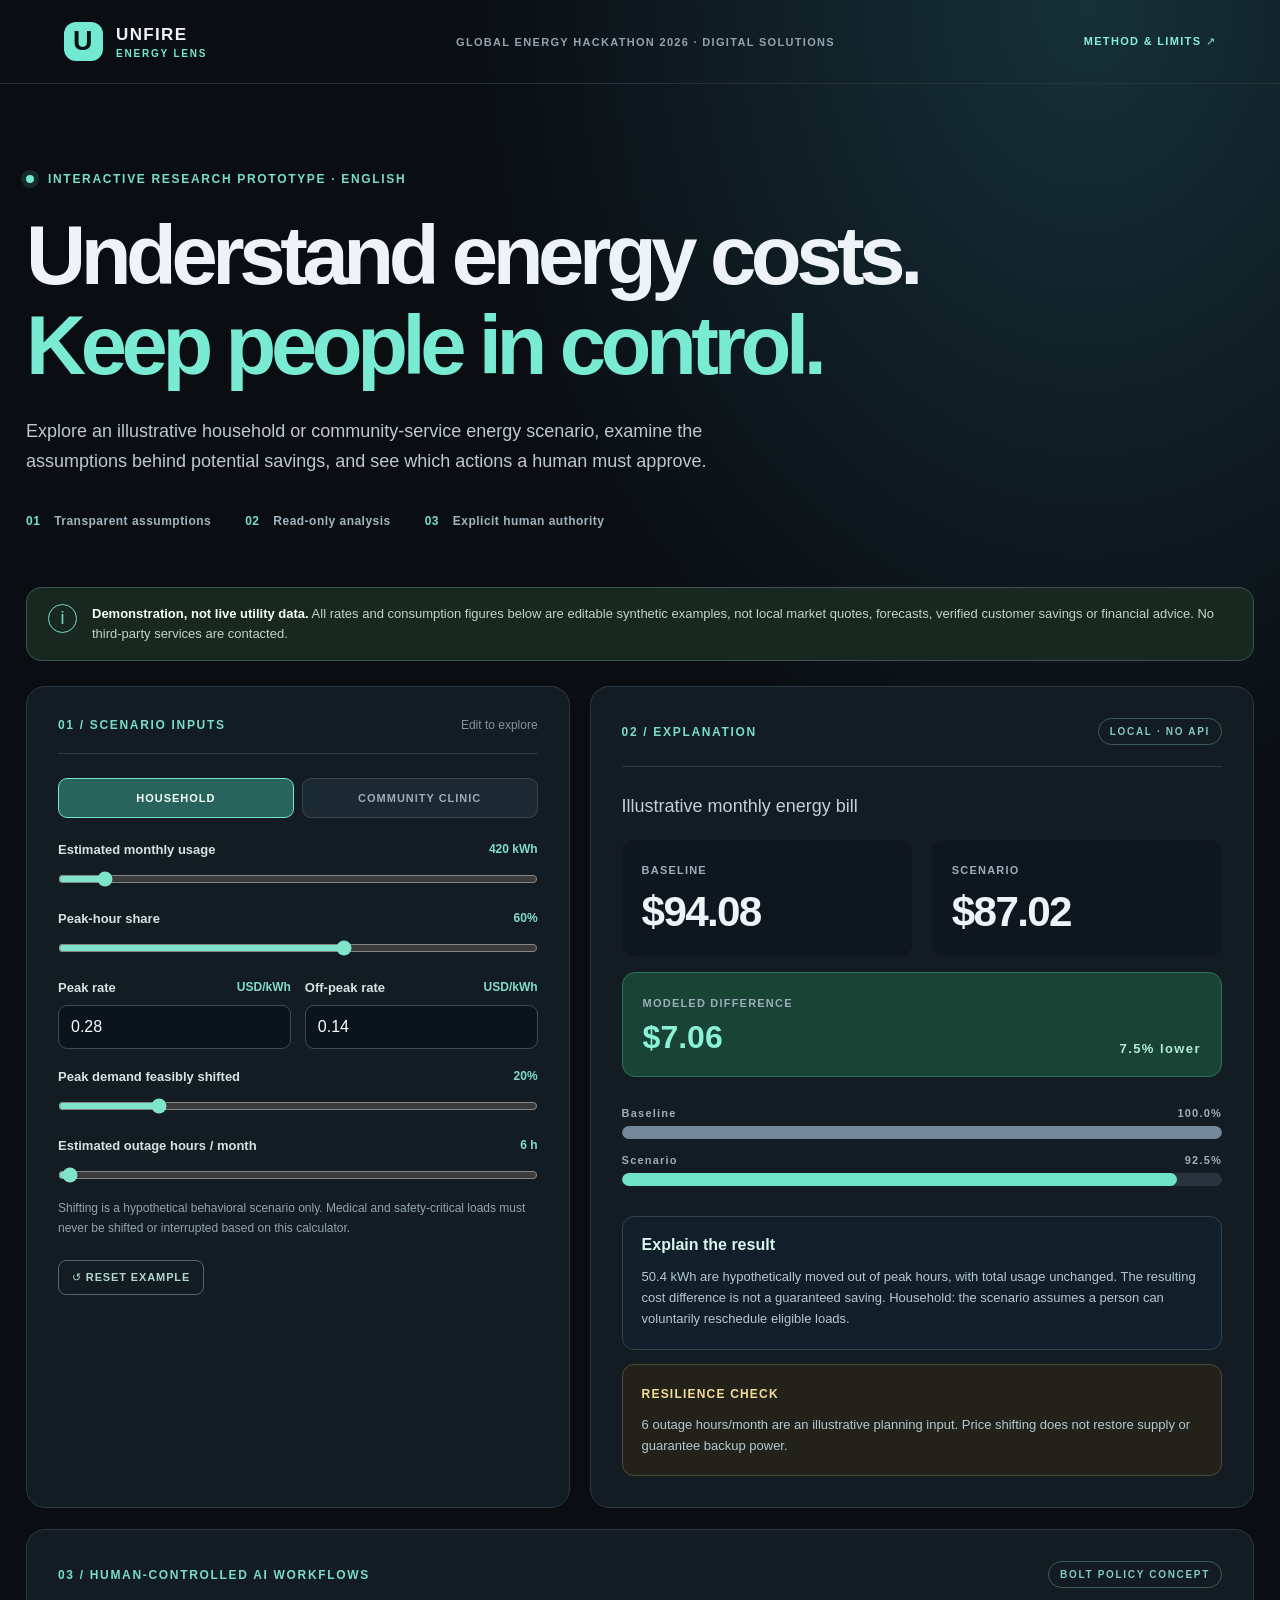
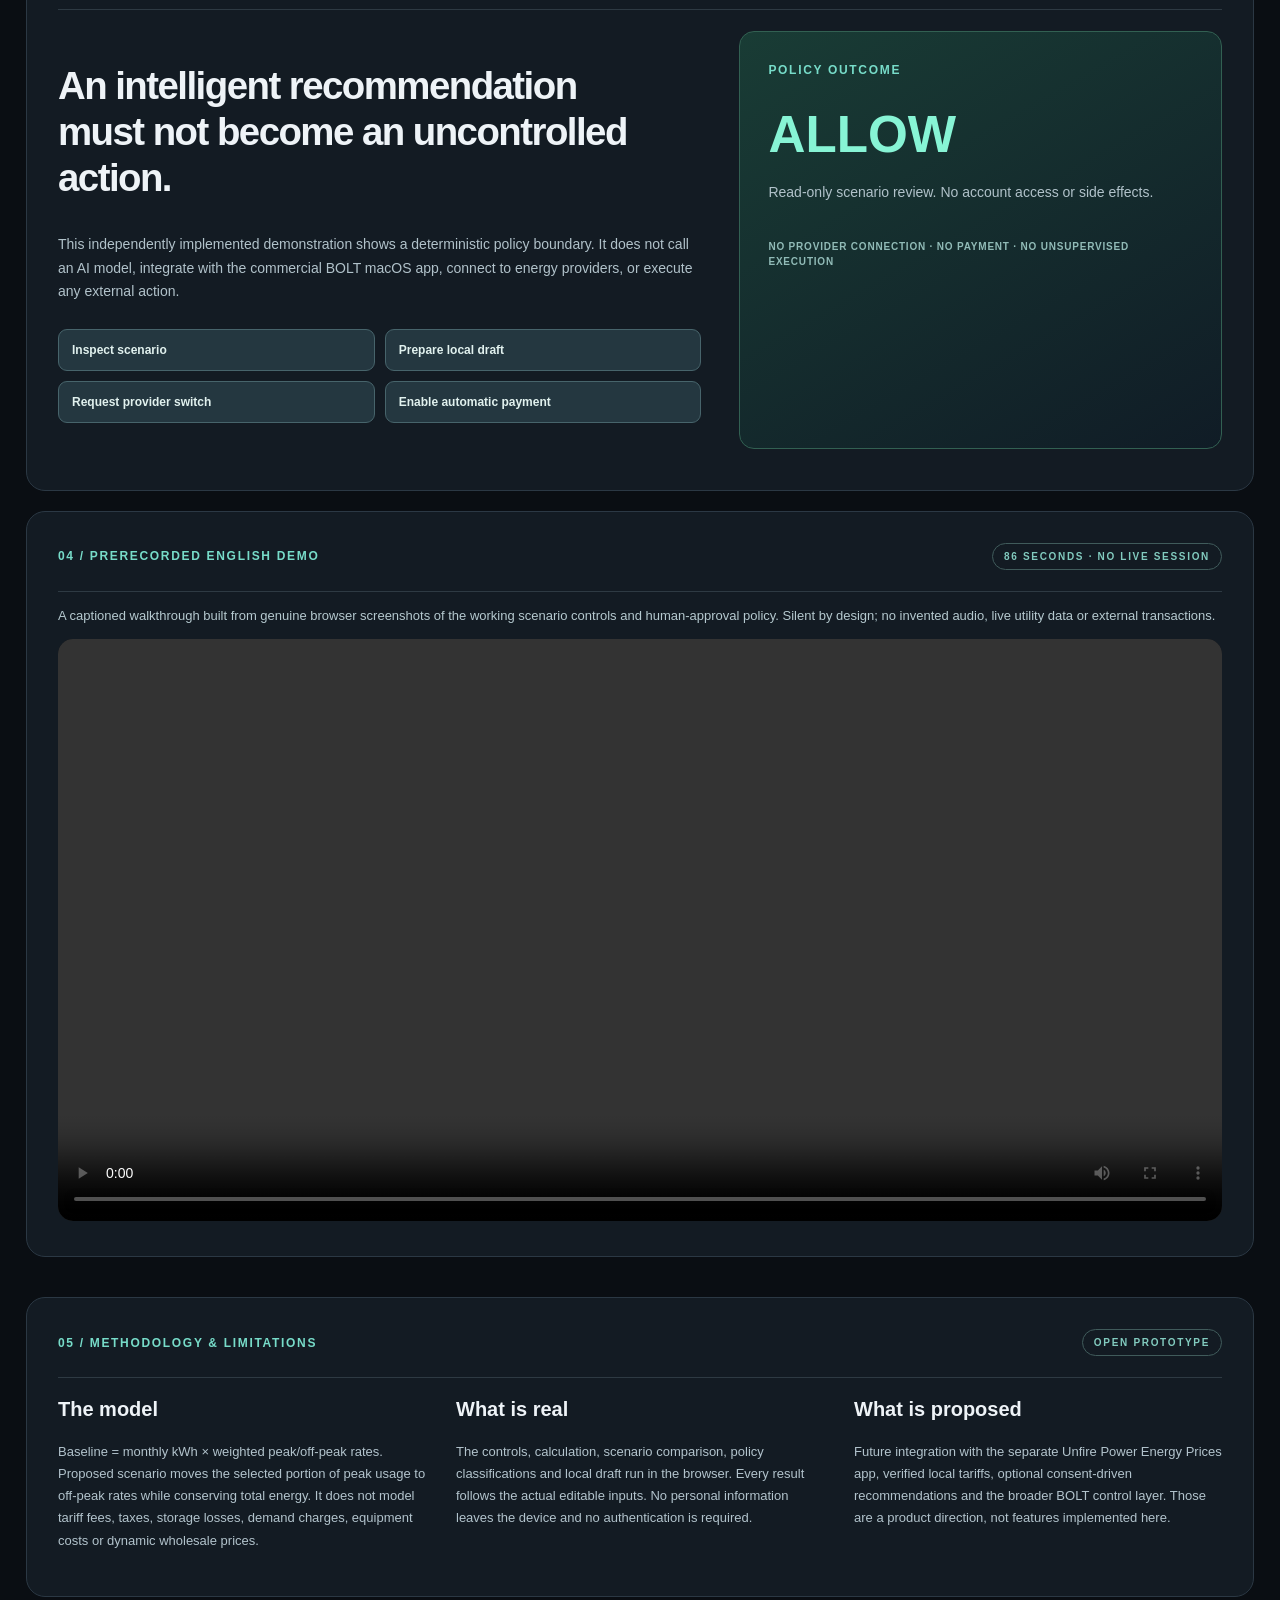
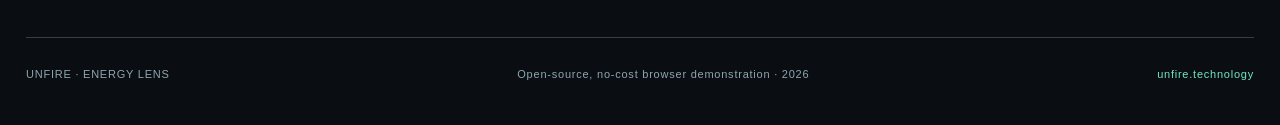
<file: index.html>
<!doctype html>
<html lang="en">
<head>
<meta charset="utf-8"><meta name="viewport" content="width=device-width,initial-scale=1">
<meta name="color-scheme" content="dark"><meta name="description" content="Unfire Energy Lens: a no-cost illustrative energy affordability prototype with human-governed actions.">
<title>Unfire Energy Lens — Affordability by Design</title>
<link rel="stylesheet" href="style.css">
</head>
<body>
<header class="top"><a class="brand" href="#home"><span class="mark">U</span><span>UNFIRE <small>ENERGY LENS</small></span></a><span class="topnote">GLOBAL ENERGY HACKATHON 2026 · DIGITAL SOLUTIONS</span><a class="toplink" href="#method">METHOD & LIMITS <span aria-hidden="true">↗</span></a></header>
<main id="home">
<section class="hero">
 <div class="eyebrow"><span class="pulse"></span> INTERACTIVE RESEARCH PROTOTYPE · ENGLISH</div>
 <h1>Understand energy costs.<br><em>Keep people in control.</em></h1>
 <p>Explore an illustrative household or community-service energy scenario, examine the assumptions behind potential savings, and see which actions a human must approve.</p>
 <div class="herofoot"><span><b>01</b> Transparent assumptions</span><span><b>02</b> Read-only analysis</span><span><b>03</b> Explicit human authority</span></div>
</section>
<div class="notice" role="note"><span class="noticeicon">i</span><div><b>Demonstration, not live utility data.</b> All rates and consumption figures below are editable synthetic examples, not local market quotes, forecasts, verified customer savings or financial advice. No third-party services are contacted.</div></div>
<section class="workspace" aria-label="Energy affordability calculator">
 <div class="controls panel"><div class="sectionhead"><span>01 / SCENARIO INPUTS</span><span class="subtle">Edit to explore</span></div>
 <div class="switch" role="group" aria-label="Illustrative scenario"><button id="house" class="active" aria-pressed="true">HOUSEHOLD</button><button id="clinic" aria-pressed="false">COMMUNITY CLINIC</button></div>
 <label for="usage">Estimated monthly usage <output id="usageOut">420 kWh</output></label><input id="usage" type="range" min="0" max="5000" value="420" step="10">
 <label for="peakShare">Peak-hour share <output id="peakOut">60%</output></label><input id="peakShare" type="range" min="0" max="100" value="60" step="5">
 <div class="twocol"><div><label for="peakRate">Peak rate <span class="suffix">USD/kWh</span></label><input id="peakRate" type="number" min="0" max="10" step="0.01" value="0.28" inputmode="decimal"></div><div><label for="offpeakRate">Off-peak rate <span class="suffix">USD/kWh</span></label><input id="offpeakRate" type="number" min="0" max="10" step="0.01" value="0.14" inputmode="decimal"></div></div>
 <label for="shift">Peak demand feasibly shifted <output id="shiftOut">20%</output></label><input id="shift" type="range" min="0" max="100" value="20" step="5">
 <label for="outage">Estimated outage hours / month <output id="outageOut">6 h</output></label><input id="outage" type="range" min="0" max="744" value="6" step="1">
 <p class="smallprint">Shifting is a hypothetical behavioral scenario only. Medical and safety-critical loads must never be shifted or interrupted based on this calculator.</p>
 <button id="reset" class="ghost">↺ RESET EXAMPLE</button>
 </div>
 <div class="results panel"><div class="sectionhead"><span>02 / EXPLANATION</span><span class="tag">LOCAL · NO API</span></div>
 <p class="resulttitle">Illustrative monthly energy bill</p>
 <div class="amounts"><div><span>BASELINE</span><strong id="baseline">$94.08</strong></div><div><span>SCENARIO</span><strong id="proposed">$87.02</strong></div></div>
 <div class="saving"><div><span>MODELED DIFFERENCE</span><b id="saving">$7.06</b></div><span id="pct">7.5% lower</span></div>
 <div class="bars"><div class="barlabel"><span>Baseline</span><span id="baseBarLabel">100%</span></div><div class="track"><div id="baseBar" class="bar baseline"></div></div><div class="barlabel"><span>Scenario</span><span id="scenarioBarLabel">92.5%</span></div><div class="track"><div id="scenarioBar" class="bar proposal"></div></div></div>
 <div class="insight"><strong>Explain the result</strong><p id="explanation" aria-live="polite"></p></div>
 <div class="safety"><b>RESILIENCE CHECK</b><p id="resilience">6 outage hours/month in the example. This is a planning input, not a reliability prediction.</p></div>
 </div>
</section>
<section class="approval" aria-labelledby="approvalheading">
 <div class="sectionhead"><span>03 / HUMAN-CONTROLLED AI WORKFLOWS</span><span class="tag">BOLT POLICY CONCEPT</span></div>
 <div class="approvalgrid"><div><h2 id="approvalheading">An intelligent recommendation must not become an uncontrolled action.</h2><p>This independently implemented demonstration shows a deterministic policy boundary. It does not call an AI model, integrate with the commercial BOLT macOS app, connect to energy providers, or execute any external action.</p>
 <div class="actions" role="group" aria-label="Demonstrate action policy"><button data-action="inspect">Inspect scenario</button><button data-action="draft">Prepare local draft</button><button data-action="enroll">Request provider switch</button><button data-action="autopay">Enable automatic payment</button></div>
 </div><div class="decisionbox"><span class="eyebrow">POLICY OUTCOME</span><div id="decision" class="decision">ALLOW</div><p id="decisionReason">Read-only scenario review. No account access or side effects.</p><div id="draft" class="draft" hidden></div><span class="policyfoot">NO PROVIDER CONNECTION · NO PAYMENT · NO UNSUPERVISED EXECUTION</span></div></div>
</section>
<section class="method" aria-label="Recorded demonstration">
<div class="sectionhead"><span>04 / PRERECORDED ENGLISH DEMO</span><span class="tag">86 SECONDS · NO LIVE SESSION</span></div>
<p style="color:#b5c9cf;line-height:1.65">A captioned walkthrough built from genuine browser screenshots of the working scenario controls and human-approval policy. Silent by design; no invented audio, live utility data or external transactions.</p>
<video controls playsinline preload="metadata" style="width:100%;height:auto;max-height:660px;border-radius:15px;background:#080d12" aria-label="Unfire Energy Lens English demonstration video">
<source src="demo/Unfire_Energy_Lens_English_Demo_2026.mp4" type="video/mp4">
<a href="demo/Unfire_Energy_Lens_English_Demo_2026.mp4">View prerecorded video (MP4)</a>
</video>
</section>
<section class="method" id="method"><div class="sectionhead"><span>05 / METHODOLOGY & LIMITATIONS</span><span class="tag">OPEN PROTOTYPE</span></div><div class="methodgrid"><div><h3>The model</h3><p>Baseline = monthly kWh × weighted peak/off-peak rates. Proposed scenario moves the selected portion of peak usage to off-peak rates while conserving total energy. It does not model tariff fees, taxes, storage losses, demand charges, equipment costs or dynamic wholesale prices.</p></div><div><h3>What is real</h3><p>The controls, calculation, scenario comparison, policy classifications and local draft run in the browser. Every result follows the actual editable inputs. No personal information leaves the device and no authentication is required.</p></div><div><h3>What is proposed</h3><p>Future integration with the separate Unfire Power Energy Prices app, verified local tariffs, optional consent-driven recommendations and the broader BOLT control layer. Those are a product direction, not features implemented here.</p></div></div></section>
<footer>UNFIRE · ENERGY LENS <span>Open-source, no-cost browser demonstration · 2026</span><a href="https://unfire.technology" rel="noopener">unfire.technology</a></footer>
</main>
<script type="module" src="main.js"></script>
</body></html>
</file>
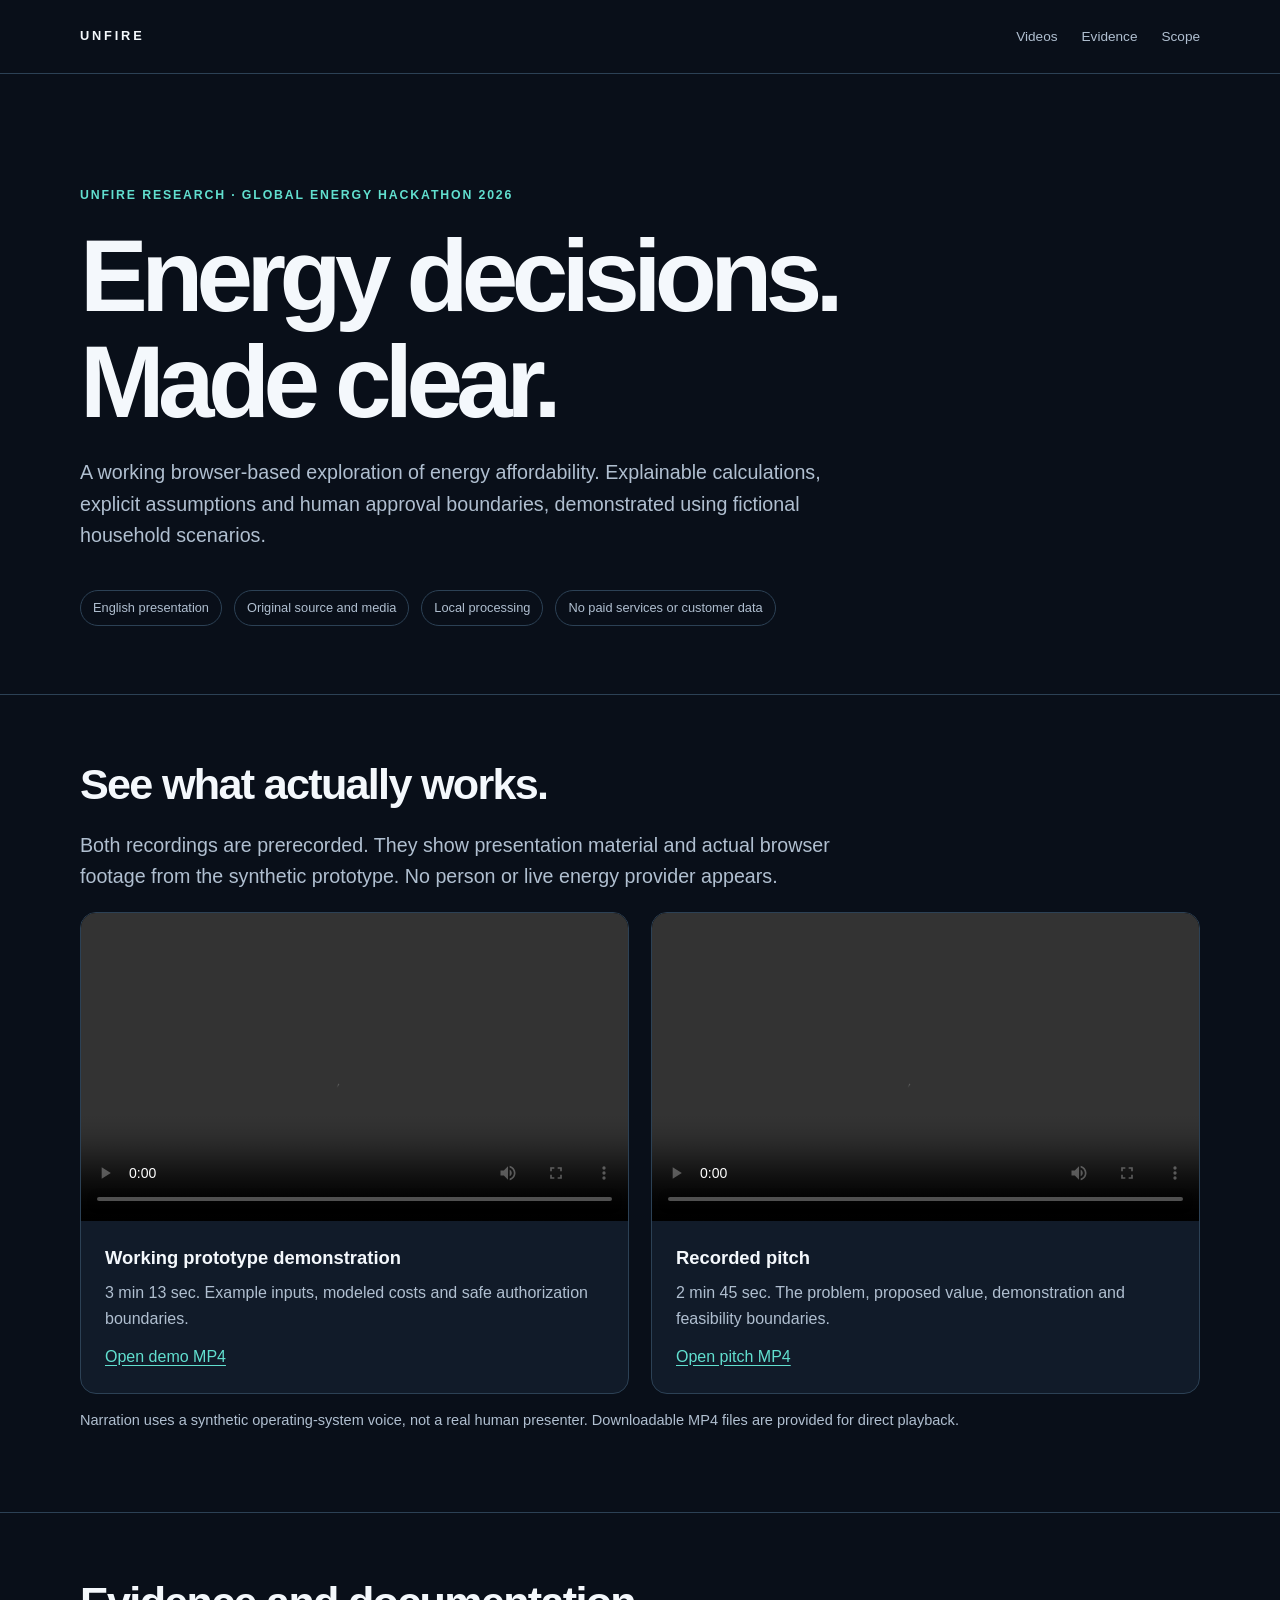
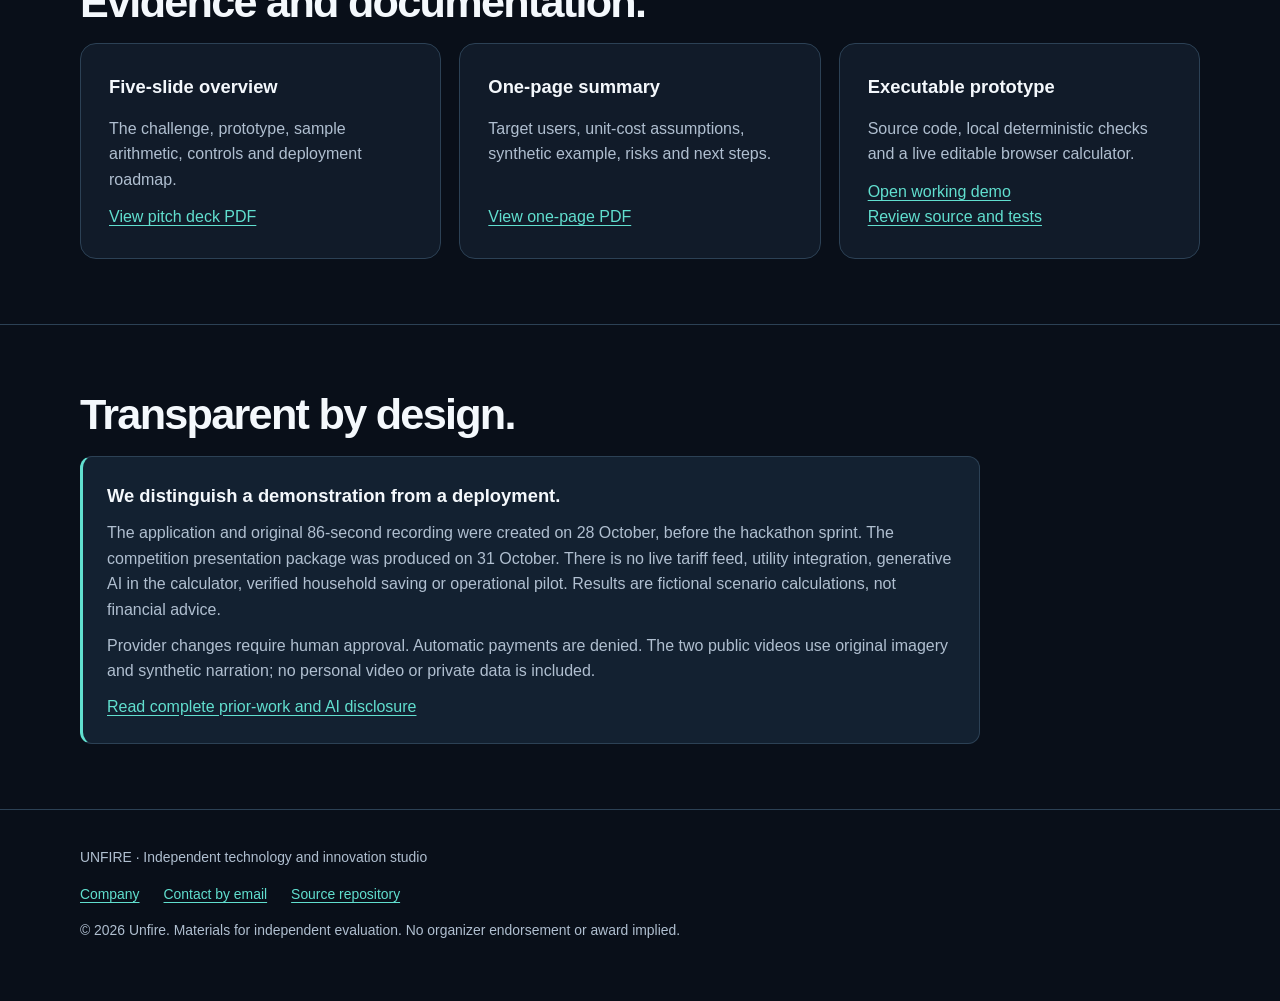
<file: submission-2026/index.html>
<!doctype html>
<html lang="en">
<head>
  <meta charset="utf-8">
  <meta name="viewport" content="width=device-width, initial-scale=1">
  <meta name="color-scheme" content="dark">
  <meta name="theme-color" content="#090f19">
  <meta name="description" content="Unfire Energy Lens. An original, transparent energy affordability prototype with synthetic-data calculations, human approval and a documented competition presentation.">
  <title>Unfire Energy Lens · Recorded demonstration</title>
  <style>
    :root { color-scheme:dark; --bg:#090f19;--panel:#111b29;--panel2:#132131;--text:#f4f8fc;--muted:#b0bfd0;--teal:#61dfcf;--line:#2c4155;--focus:#fff; }
    * { box-sizing:border-box }
    html { scroll-behavior:smooth }
    body { margin:0;background:var(--bg);color:var(--text);font:16px/1.6 -apple-system,BlinkMacSystemFont,"Segoe UI",sans-serif; }
    a { color:var(--teal);text-underline-offset:3px; }
    a:focus-visible,video:focus-visible { outline:3px solid var(--focus);outline-offset:4px; }
    .container { width:min(1120px,calc(100% - 40px));margin-inline:auto; }
    .skip { position:absolute;top:-90px;left:12px;padding:12px;background:white;color:black;z-index:2; }
    .skip:focus { top:12px; }
    .top { border-bottom:1px solid var(--line); }
    .nav { display:flex;gap:24px;justify-content:space-between;align-items:center;min-height:73px; }
    .wordmark { text-decoration:none;color:var(--text);letter-spacing:.22em;font-size:.8rem;font-weight:800; }
    .nav-links { display:flex;gap:24px;flex-wrap:wrap; }
    .nav-links a { color:var(--muted);text-decoration:none;font-size:.85rem; }
    .hero { padding:100px 0 68px;position:relative; }
    .eyebrow { font-size:.77rem;font-weight:700;letter-spacing:.15em;text-transform:uppercase;color:var(--teal); }
    h1 { margin:18px 0 22px;font-size:clamp(2.8rem,8vw,6.35rem);line-height:1.04;letter-spacing:-.065em;max-width:850px; }
    h2 { font-size:clamp(1.8rem,4vw,2.7rem);letter-spacing:-.04em;line-height:1.15;margin:0 0 16px; }
    h3 { font-size:1.15rem;margin:0 0 8px; }
    .lead { color:var(--muted);font-size:clamp(1.04rem,2vw,1.23rem);max-width:750px; }
    .meta { margin-top:38px;display:flex;flex-wrap:wrap;gap:12px;color:var(--muted);font-size:.8rem; }
    .meta span { border:1px solid var(--line);padding:7px 12px;border-radius:99px; }
    section { padding:65px 0;border-top:1px solid var(--line); }
    .grid { display:grid;grid-template-columns:repeat(2,minmax(0,1fr));gap:22px; }
    .media, .card { background:var(--panel);border:1px solid var(--line);border-radius:16px;overflow:hidden; }
    .media video { display:block;width:100%;aspect-ratio:16/9;background:#04070b; }
    .media-info { padding:22px 24px 24px; }
    .media-info p,.card p { color:var(--muted);margin:6px 0 12px; }
    .small { color:var(--muted);font-size:.91rem; }
    .docs { display:grid;grid-template-columns:repeat(3,minmax(0,1fr));gap:18px; }
    .card { padding:28px;display:flex;flex-direction:column; }
    .card a { margin-top:auto;display:inline-block; }
    .rule { background:var(--panel2);border:1px solid var(--line);border-left:3px solid var(--teal);border-radius:12px;padding:24px;max-width:900px; }
    .rule p { color:var(--muted);margin:10px 0 0; }
    footer { border-top:1px solid var(--line);padding:36px 0 60px;color:var(--muted);font-size:.87rem; }
    footer a { margin-right:24px; }
    @media(max-width:750px) { .hero{padding:65px 0 46px} .grid,.docs{grid-template-columns:1fr} .nav{align-items:start;padding:24px 0;flex-direction:column;gap:14px} section{padding:50px 0} }
    @media(prefers-reduced-motion:reduce) { html{scroll-behavior:auto} }
  </style>
</head>
<body>
  <a class="skip" href="#main">Skip to main content</a>
  <header class="top">
    <div class="container nav">
      <a class="wordmark" href="https://unfire.technology/" aria-label="Unfire homepage">UNFIRE</a>
      <nav class="nav-links" aria-label="Page navigation">
        <a href="#videos">Videos</a><a href="#evidence">Evidence</a><a href="#disclosure">Scope</a>
      </nav>
    </div>
  </header>
  <main id="main">
    <div class="container hero">
      <p class="eyebrow">Unfire Research · Global Energy Hackathon 2026</p>
      <h1>Energy decisions.<br>Made clear.</h1>
      <p class="lead">A working browser-based exploration of energy affordability. Explainable calculations, explicit assumptions and human approval boundaries, demonstrated using fictional household scenarios.</p>
      <div class="meta"><span>English presentation</span><span>Original source and media</span><span>Local processing</span><span>No paid services or customer data</span></div>
    </div>
    <section id="videos">
      <div class="container">
        <h2>See what actually works.</h2>
        <p class="lead">Both recordings are prerecorded. They show presentation material and actual browser footage from the synthetic prototype. No person or live energy provider appears.</p>
        <div class="grid">
          <article class="media">
            <video controls preload="metadata" playsinline aria-label="Play the 3 minute 13 second Unfire Energy Lens demo" src="UNFIRE_ENERGY_LENS_DEMO_20261031.mp4"></video>
            <div class="media-info">
              <h3>Working prototype demonstration</h3>
              <p>3 min 13 sec. Example inputs, modeled costs and safe authorization boundaries.</p>
              <a href="UNFIRE_ENERGY_LENS_DEMO_20261031.mp4">Open demo MP4</a>
            </div>
          </article>
          <article class="media">
            <video controls preload="metadata" playsinline aria-label="Play the 2 minute 45 second Unfire Energy Lens recorded pitch" src="UNFIRE_ENERGY_LENS_PITCH_20261031.mp4"></video>
            <div class="media-info">
              <h3>Recorded pitch</h3>
              <p>2 min 45 sec. The problem, proposed value, demonstration and feasibility boundaries.</p>
              <a href="UNFIRE_ENERGY_LENS_PITCH_20261031.mp4">Open pitch MP4</a>
            </div>
          </article>
        </div>
        <p class="small">Narration uses a synthetic operating-system voice, not a real human presenter. Downloadable MP4 files are provided for direct playback.</p>
      </div>
    </section>
    <section id="evidence">
      <div class="container">
        <h2>Evidence and documentation.</h2>
        <div class="docs">
          <article class="card"><h3>Five-slide overview</h3><p>The challenge, prototype, sample arithmetic, controls and deployment roadmap.</p><a href="UNFIRE_ENERGY_LENS_PITCH_5_SLIDES.pdf">View pitch deck PDF</a></article>
          <article class="card"><h3>One-page summary</h3><p>Target users, unit-cost assumptions, synthetic example, risks and next steps.</p><a href="UNFIRE_ENERGY_LENS_ONE_PAGE.pdf">View one-page PDF</a></article>
          <article class="card"><h3>Executable prototype</h3><p>Source code, local deterministic checks and a live editable browser calculator.</p><a href="../">Open working demo</a><a href="https://github.com/ondmindmanagement-hub/unfire-energy-lens">Review source and tests</a></article>
        </div>
      </div>
    </section>
    <section id="disclosure">
      <div class="container">
        <h2>Transparent by design.</h2>
        <div class="rule">
          <h3>We distinguish a demonstration from a deployment.</h3>
          <p>The application and original 86-second recording were created on 28 October, before the hackathon sprint. The competition presentation package was produced on 31 October. There is no live tariff feed, utility integration, generative AI in the calculator, verified household saving or operational pilot. Results are fictional scenario calculations, not financial advice.</p>
          <p>Provider changes require human approval. Automatic payments are denied. The two public videos use original imagery and synthetic narration; no personal video or private data is included.</p>
          <p><a href="DISCLOSURE.md">Read complete prior-work and AI disclosure</a></p>
        </div>
      </div>
    </section>
  </main>
  <footer><div class="container">UNFIRE · Independent technology and innovation studio <p><a href="https://unfire.technology/">Company</a><a href="mailto:hello@unfire.technology">Contact by email</a><a href="https://github.com/ondmindmanagement-hub/unfire-energy-lens">Source repository</a></p>© 2026 Unfire. Materials for independent evaluation. No organizer endorsement or award implied.</div></footer>
</body>
</html>
</file>
<file: style.css>
:root{font-family:Inter,ui-sans-serif,-apple-system,BlinkMacSystemFont,"Segoe UI",sans-serif;color:#eef3f7;background:#0a0e13;font-synthesis:none}*{box-sizing:border-box}html{scroll-behavior:smooth}body{margin:0;background:radial-gradient(ellipse 70% 35% at 85% 0,#163039 0,transparent 70%),#0a0e13}button,input{font:inherit}button{cursor:pointer}button:focus-visible,input:focus-visible,a:focus-visible{outline:3px solid #63dfc9;outline-offset:3px}a{color:inherit;text-decoration:none}.top{border-bottom:1px solid #27313a;display:flex;align-items:center;justify-content:space-between;padding:22px max(5%,calc((100vw - 1280px)/2));gap:24px}.brand{display:flex;align-items:center;gap:13px;font-size:17px;font-weight:850;letter-spacing:.08em}.brand small{display:block;color:#72e9d0;font-size:10px;letter-spacing:.18em;margin-top:3px}.mark{background:#72e9d0;color:#081412;display:grid;place-items:center;width:39px;height:39px;border-radius:12px;font-size:27px}.topnote,.toplink{font-size:11px;color:#93a3b0;letter-spacing:.12em;font-weight:700}.toplink{color:#84f0d9}main{max-width:1280px;padding:0 26px;margin:auto}.hero{padding:88px 0 59px}.eyebrow,.sectionhead{font-size:12px;letter-spacing:.14em;font-weight:750;color:#77dcc9}.pulse{display:inline-block;width:8px;height:8px;background:#72e9d0;border-radius:50%;margin-right:9px;box-shadow:0 0 0 5px #72e9d020}h1{font-size:clamp(43px,6.5vw,91px);line-height:1.08;letter-spacing:-.065em;margin:25px 0;max-width:1050px}h1 em{color:#79ebd2;font-style:normal}.hero>p{color:#bdc8d0;line-height:1.68;max-width:750px;font-size:18px}.herofoot{display:flex;gap:34px;flex-wrap:wrap;margin-top:38px;color:#a2b4bf;font-size:12px;font-weight:700;letter-spacing:.04em}.herofoot b{color:#76deca;margin-right:10px}.notice{border:1px solid #3c544d;background:#182820;border-radius:15px;padding:16px 21px;color:#bed5c9;display:flex;gap:15px;line-height:1.55;font-size:13px}.notice b{color:#f3fff8}.noticeicon{font-size:18px;color:#71dcc5;border:1px solid #71dcc5;flex:0 0 29px;height:29px;border-radius:50%;display:grid;place-items:center}.workspace{display:grid;grid-template-columns:.9fr 1.1fr;gap:20px;margin:25px 0 21px}.panel,.approval,.method{background:#131b23;border:1px solid #2b3844;border-radius:19px;padding:31px;min-width:0}.sectionhead{display:flex;justify-content:space-between;gap:14px;align-items:center;padding-bottom:21px;border-bottom:1px solid #2e3a43}.subtle{color:#8094a0;font-weight:400;letter-spacing:0}.tag{color:#82cbbf;border:1px solid #405b5b;border-radius:20px;padding:7px 11px;font-size:10px}.switch{display:grid;grid-template-columns:1fr 1fr;gap:8px;margin:24px 0}.switch button{border-radius:9px;background:#1c2832;color:#9baeba;border:1px solid #37444f;font-size:11px;letter-spacing:.09em;padding:13px 8px;font-weight:800}.switch button.active{background:#28645b;color:#f2fff9;border-color:#75e5d0}label{display:flex;justify-content:space-between;gap:10px;color:#d7e2e6;font-size:13px;font-weight:650;margin-top:20px}label output,.suffix{color:#7fdcc9;font-size:12px;font-weight:700}input[type=range]{width:100%;accent-color:#7ee5cc;margin:14px 0 3px}input[type=number]{background:#0b141c;border:1px solid #3d4b55;padding:12px;border-radius:9px;color:white;width:100%;margin-top:10px}.twocol{display:grid;grid-template-columns:1fr 1fr;gap:14px}.smallprint{font-size:12px;color:#91a5b0;line-height:1.6}.ghost{margin-top:10px;background:none;border:1px solid #52666d;color:#b2d6cf;border-radius:8px;padding:10px 13px;font-size:11px;font-weight:800;letter-spacing:.08em}.resulttitle{color:#c3d0d6;font-size:18px;margin:29px 0 23px}.amounts{display:grid;grid-template-columns:1fr 1fr;gap:20px}.amounts>div{background:#0e161f;padding:20px;border-radius:12px}.amounts span,.saving span,.barlabel{font-size:11px;letter-spacing:.11em;color:#9baeba;font-weight:750}.amounts strong{display:block;font-size:clamp(27px,3.3vw,46px);margin-top:10px;letter-spacing:-.04em}.saving{display:flex;justify-content:space-between;align-items:end;background:#184335;border:1px solid #2d705b;padding:20px;border-radius:13px;margin-top:16px;gap:12px}.saving b{display:block;color:#8cf2d6;font-size:32px;margin-top:8px}.saving>span{color:#b4ebdb;font-size:13px;white-space:nowrap}.bars{margin:30px 0}.barlabel{display:flex;justify-content:space-between;margin:15px 0 7px}.track{height:13px;background:#29343e;border-radius:15px;overflow:hidden}.bar{height:100%;border-radius:15px}.bar.baseline{background:#738898}.bar.proposal{background:#71e4c7}.insight,.safety{padding:19px;border-radius:12px;background:#101f29;border:1px solid #30454b}.insight strong,.safety b{color:#d9f5ef}.insight p,.safety p{color:#b4c8d1;line-height:1.6;font-size:13px;margin-bottom:0}.safety{margin-top:14px;background:#22221a;border-color:#514c31}.safety b{font-size:12px;letter-spacing:.1em;color:#f4dc98}.approval{margin:20px 0}.approvalgrid{display:grid;grid-template-columns:1fr .75fr;gap:38px;padding:21px 0 10px}.approval h2{font-size:clamp(25px,3vw,39px);letter-spacing:-.04em;line-height:1.2;max-width:600px}.approvalgrid p{line-height:1.65;font-size:14px;color:#b1c2ca}.actions{display:grid;grid-template-columns:1fr 1fr;gap:10px;margin:26px 0}.actions button{background:#243740;color:#e1f1ee;border:1px solid #47646b;border-radius:9px;text-align:left;padding:13px;font-size:12px;font-weight:700}.actions button:hover{background:#315448}.decisionbox{border:1px solid #326052;border-radius:15px;background:linear-gradient(150deg,#193c35,#101c26);padding:28px}.decision{font-size:clamp(32px,4vw,52px);font-weight:900;color:#87f4d5;margin:28px 0 17px;line-height:1.12;overflow-wrap:break-word}.decision[data-state="DENY"]{color:#ff9d9a}.decision[data-state="HUMAN APPROVAL REQUIRED"]{color:#f1d394}.policyfoot{display:block;font-size:10px;font-weight:800;letter-spacing:.08em;color:#91bbb7;margin-top:35px;line-height:1.5}.draft{background:#0d1820;padding:15px;border:1px solid #4b786e;border-radius:9px;font-size:12px;color:#d7e9e2;line-height:1.55}.method{margin:20px 0 40px}.methodgrid{display:grid;grid-template-columns:repeat(3,1fr);gap:30px}.method h3{font-size:20px}.method p{color:#b2c3cc;line-height:1.7;font-size:13px}footer{border-top:1px solid #344048;padding:30px 0 45px;display:flex;justify-content:space-between;gap:18px;flex-wrap:wrap;font-size:11px;color:#8fa6af;letter-spacing:.07em}footer a{color:#71e4c7}@media(max-width:850px){.topnote{display:none}.workspace,.approvalgrid,.methodgrid{grid-template-columns:1fr}.hero{padding-top:55px}.panel,.approval,.method{padding:22px}.approvalgrid{gap:12px}.amounts strong{font-size:34px}}@media(max-width:480px){.herofoot{gap:14px}.twocol,.amounts,.actions{grid-template-columns:1fr}.saving{align-items:start;flex-direction:column}.toplink{display:none}}
</file>
